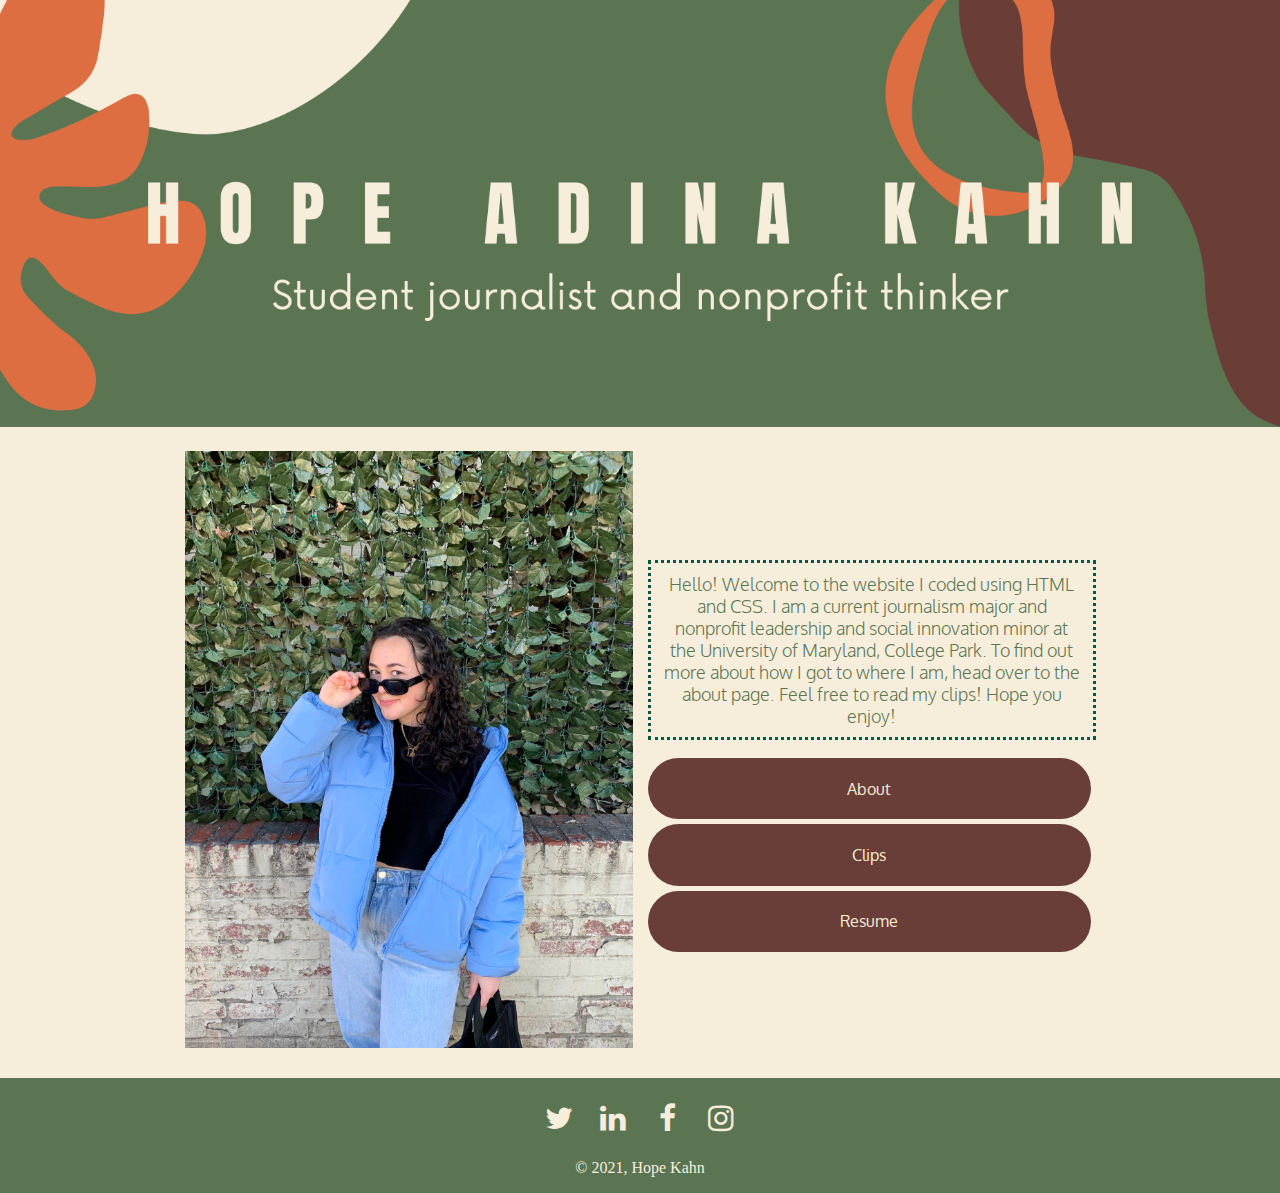
<file: index.html>
<!DOCTYPE html>
<html lang="en">
   <head>
      <meta charset="utf-8">
      <meta name="viewport" content="width=device-width, initial-scale=1">
      <link rel="preconnect" href="https://fonts.googleapis.com">
      <link rel="preconnect" href="https://fonts.gstatic.com" crossorigin>
      <link href="https://fonts.googleapis.com/css2?family=Anton&family=Oxygen:wght@300;400;700&display=swap" rel="stylesheet">
      <link rel="stylesheet" href="https://cdnjs.cloudflare.com/ajax/libs/font-awesome/4.7.0/css/font-awesome.min.css">
      <title> hopekahn.github.io </title>
      <meta name="Hope Kahn Portfolio" content="Journalism portfolio for Hope Kahn">
      <meta name="Hope Kahn" content="Index page Hope Kahn portfolio">
      <link href="styles.css" type= "text/css" rel="stylesheet"/>
   </head>
   <body>
      <div class="headerindex"> <img src= "header2.jpeg" alt="Hope Adina Kahn"> </div>

      <!-- <div class="indexflex"> -->
      <div class="indexphoto">
         <img src= "indexphoto.jpeg" alt= "hopekahn">
         <div class="buttonbox">
            <p> Hello! Welcome to the website I coded using HTML and CSS. I am a current journalism major and nonprofit leadership and social innovation minor at the University of Maryland, College Park. To find out more about how I got to where I am, head over to the about page. Feel free to read my clips! Hope you enjoy! </p>
            <a href="about.html" class="buttonhome">About</a>
            <a href="clips.html" class="buttonhome">Clips</a>
            <a href="resume.html" class="buttonhome">Resume</a>
         </div>
      </div>
      <div class="footer">
         <div class="socials">
            <a href="https://twitter.com/hope_kahn" class="fa fa-twitter" target="_blank"></a>
            <a href="https://www.linkedin.com/in/hopekahn/" class="fa fa-linkedin" target="_blank"></a>
            <a href="https://www.facebook.com/HopeaKahn/" class="fa fa-facebook" target="_blank"></a>
            <a href="https://www.instagram.com/hopefullyeating/?hl=en" class="fa fa-instagram" target="_blank"></a>
         </div>
         <p> © 2021, Hope Kahn </p>
      </div>
   </body>
</html>
</file>
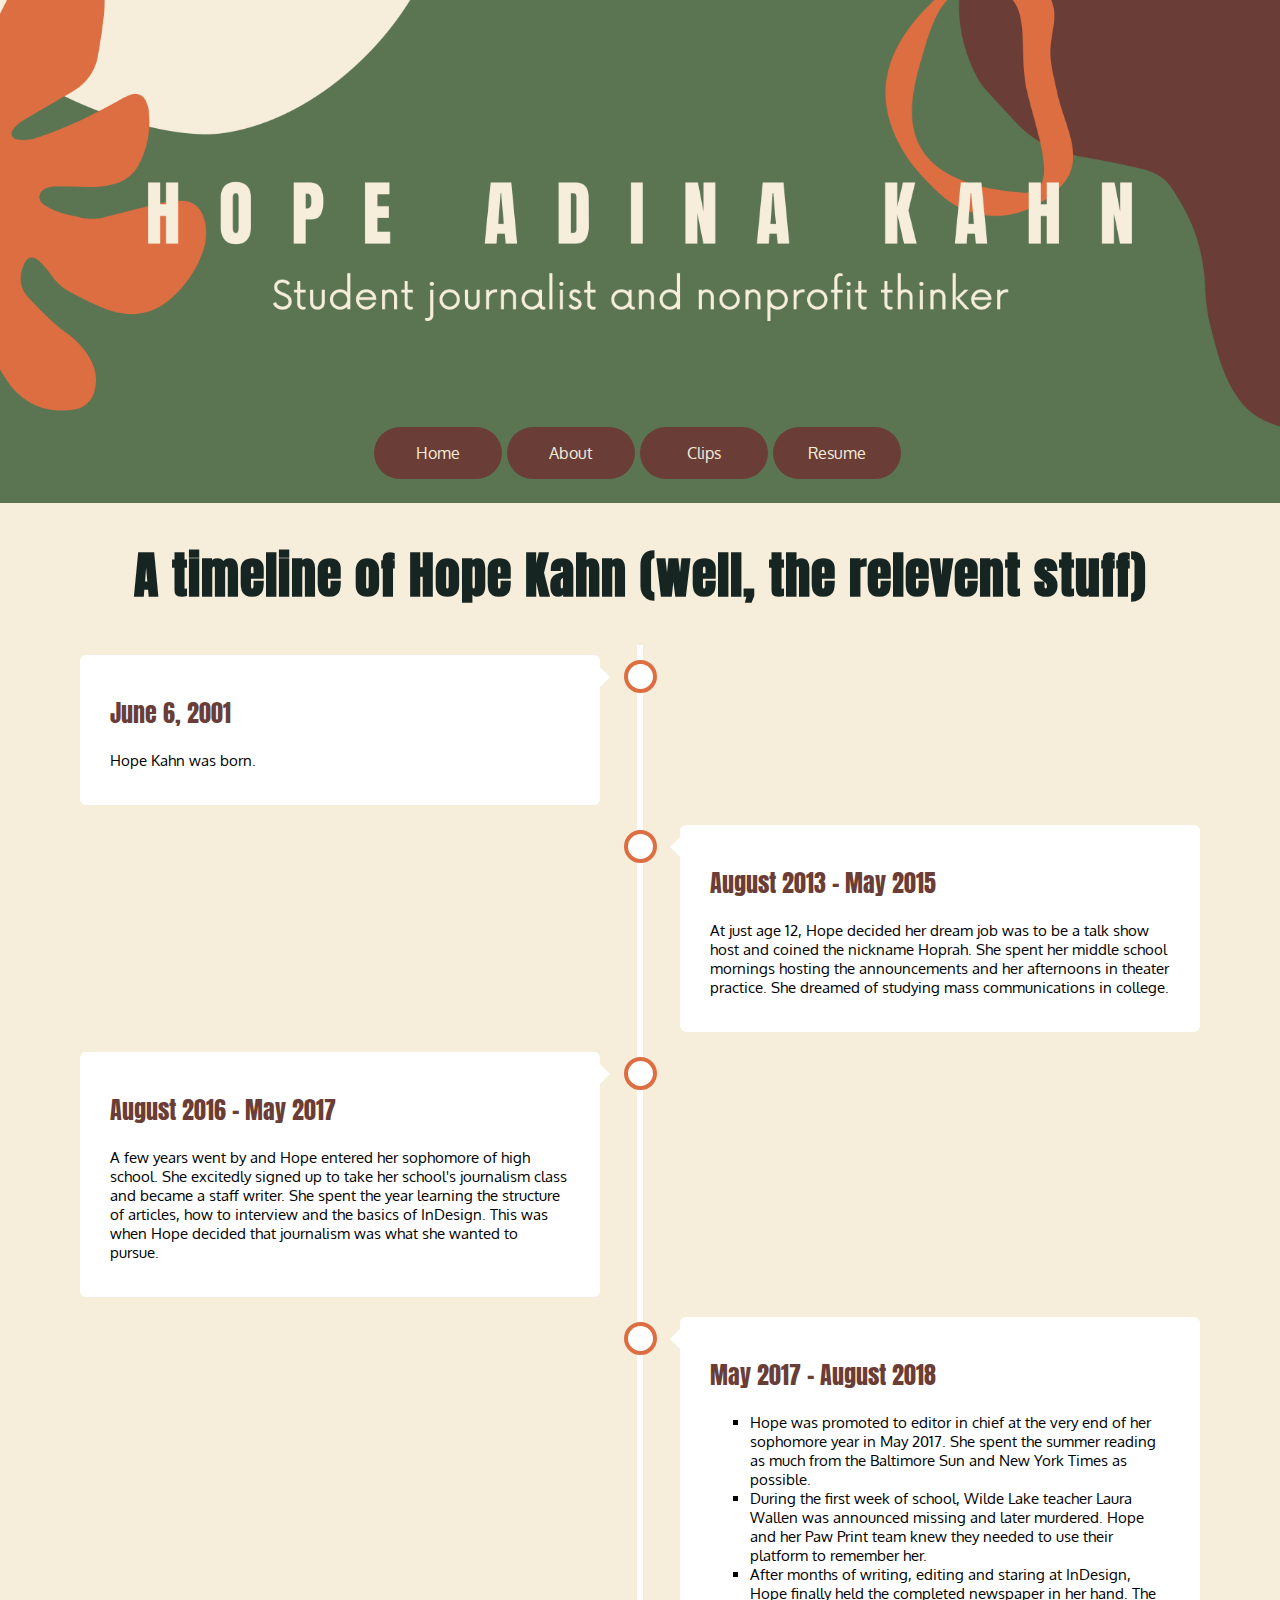
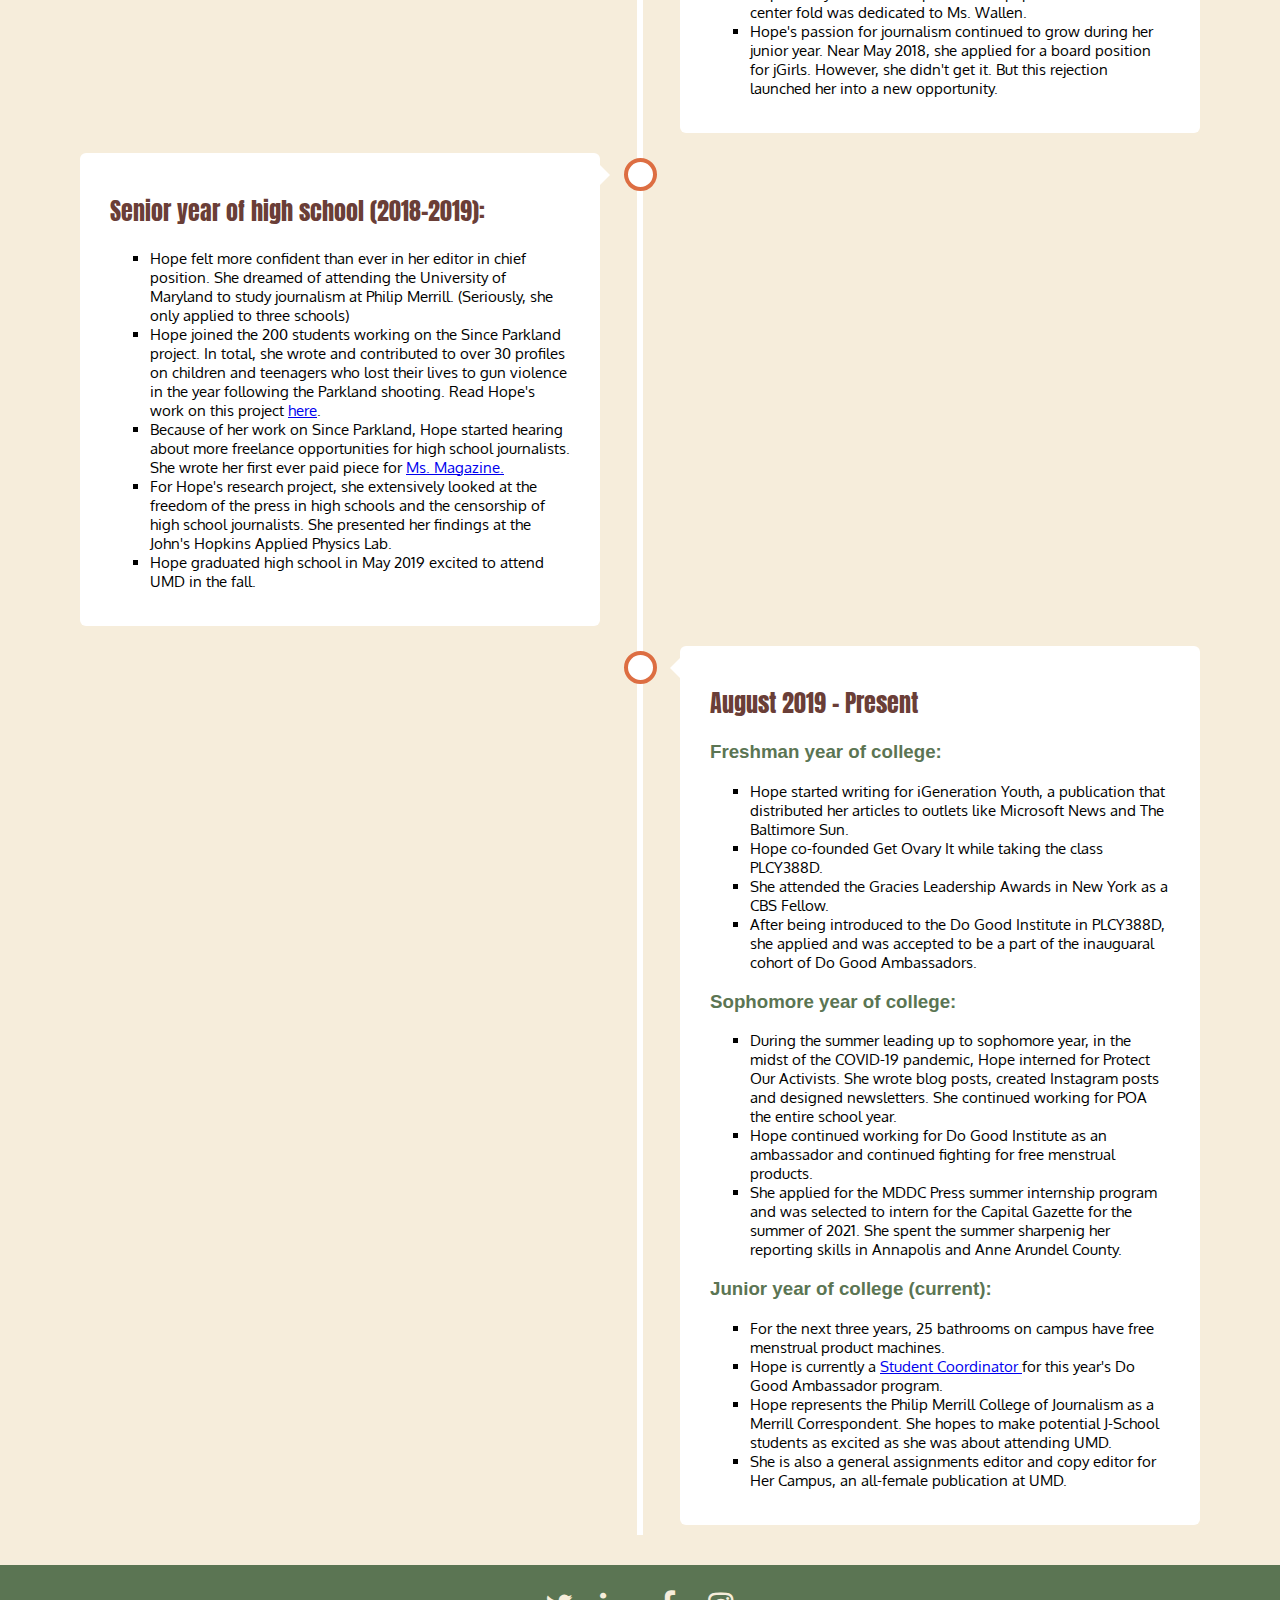
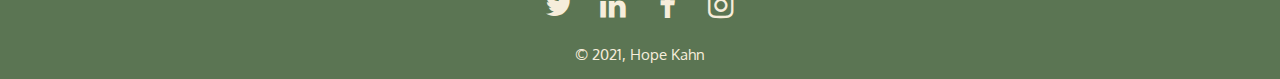
<file: about.html>
<!DOCTYPE html>
<html lang="en">
   <head>
      <meta charset="utf-8">
      <meta name="viewport" content="width=device-width, initial-scale=1">
      <link rel="preconnect" href="https://fonts.googleapis.com">
      <link rel="preconnect" href="https://fonts.gstatic.com" crossorigin>
      <link href="https://fonts.googleapis.com/css2?family=Anton&family=Oxygen:wght@300;400;700&display=swap" rel="stylesheet">
      <link rel="stylesheet" href="https://cdnjs.cloudflare.com/ajax/libs/font-awesome/4.7.0/css/font-awesome.min.css">
      <title>
         Hope Kahn about
      </title>
      <meta name="Hope Kahn Portfolio" content="Journalism portfolio for Hope Kahn">
      <meta name="Hope Kahn" content="About page Hope Kahn portfolio">
      <link href="styles.css" type= "text/css" rel="stylesheet" />
   </head>
   <body>
      <div class= "aboutcss">
         <div class="header"> <img src= "header2.jpeg" alt="Hope Adina Kahn"> </div>
         <!-- content goes here -->
         <div class="pagesbuttons">
            <a href="index.html" class="button">Home</a>
            <a href="#" class="button">About</a>
            <a href="clips.html" class="button">Clips</a>
            <a href="resume.html" class="button">Resume</a>
         </div>
         <h1> A timeline of Hope Kahn (well, the relevent stuff) </h1>
         <div class="timeline">
            <div class="container left">
               <div class="content">
                  <h2>June 6, 2001</h2>
                  <p>Hope Kahn was born.</p>
               </div>
            </div>
            <div class="container right">
               <div class="content">
                  <h2>August 2013 - May 2015</h2>
                  <p>At just age 12, Hope decided her dream job was to be a talk show host and coined the nickname Hoprah. She spent her middle school mornings hosting the announcements and her afternoons in theater practice. She dreamed of studying mass communications in college.</p>
               </div>
            </div>
            <div class="container left">
               <div class="content">
                  <h2>August 2016 - May 2017</h2>
                  <p>A few years went by and Hope entered her sophomore of high school. She excitedly signed up to take her school's journalism class and became a staff writer. She spent the year learning the structure of articles, how to interview and the basics of InDesign. This was when Hope decided that journalism was what she wanted to pursue.</p>
               </div>
            </div>
            <div class="container right">
               <div class="content">
                  <h2>May 2017 - August 2018</h2>
                  <ul>
                     <li> Hope was promoted to editor in chief at the very end of her sophomore year in May 2017. She spent the summer reading as much from the Baltimore Sun and New York Times as possible. </li>
                     <li> During the first week of school, Wilde Lake teacher Laura Wallen was announced missing and later murdered. Hope and her Paw Print team knew they needed to use their platform to remember her.  </li>
                     <li> After months of writing, editing and staring at InDesign, Hope finally held the completed newspaper in her hand. The center fold was dedicated to Ms. Wallen. </li>
                     <li> Hope's passion for journalism continued to grow during her junior year. Near May 2018, she applied for a board position for jGirls. However, she didn't get it. But this rejection launched her into a new opportunity. </li>
                  </ul>
               </div>
            </div>
            <div class="container left">
               <div class="content">
                  <h2>Senior year of high school (2018-2019):</h2>
                  <ul>
                     <li> Hope felt more confident than ever in her editor in chief position. She dreamed of attending the University of Maryland to study journalism at Philip Merrill. (Seriously, she only applied to three schools) </li>
                     <li> Hope joined the 200 students working on the Since Parkland project. In total, she wrote and contributed to over 30 profiles on children and teenagers who lost their lives to gun violence in the year following the Parkland shooting. Read Hope's work on this project <a href="https://sinceparkland.org/authors/hope-kahn/" target="_blank"> here</a>.  </li>
                     <li> Because of her work on Since Parkland, Hope started hearing about more freelance opportunities for high school journalists. She wrote her first ever paid piece for <a href="https://msmagazine.com/2019/02/28/seetals-seva-feminism-service/" target="_blank"> Ms. Magazine. </a> </li>
                     <li> For Hope's research project, she extensively looked at the freedom of the press in high schools and the censorship of high school journalists. She presented her findings at the John's Hopkins Applied Physics Lab. </li>
                     <li> Hope graduated high school in May 2019 excited to attend UMD in the fall.
                     </li>
                  </ul>
               </div>
            </div>
            <div class="container right">
               <div class="content">
                  <h2>August 2019 - Present</h2>
                  <h3>Freshman year of college:</h3>
                  <ul>
                     <li> Hope started writing for iGeneration Youth, a publication that distributed her articles to outlets like Microsoft News and The Baltimore Sun. </li>
                     <li> Hope co-founded Get Ovary It while taking the class PLCY388D. </li>
                     <li> She attended the Gracies Leadership Awards in New York as a CBS Fellow. </li>
                     <li> After being introduced to the Do Good Institute in PLCY388D, she applied and was accepted to be a part of the inauguaral cohort of Do Good Ambassadors. </li>
                  </ul>
                  <h3> Sophomore year of college: </h3>
                  <ul>
                     <li> During the summer leading up to sophomore year, in the midst of the COVID-19 pandemic, Hope interned for Protect Our Activists. She wrote blog posts, created Instagram posts and designed newsletters. She continued working for POA the entire school year. </li>
                     <li> Hope continued working for Do Good Institute as an ambassador and continued fighting for free menstrual products. </li>
                     <li> She applied for the MDDC Press summer internship program and was selected to intern for the Capital Gazette for the summer of 2021. She spent the summer sharpenig her reporting skills in Annapolis and Anne Arundel County. </li>
                  </ul>
                  <h3>Junior year of college (current): </h3>
                  <ul>
                     <li> For the next three years, 25 bathrooms on campus have free menstrual product machines. </li>
                     <li> Hope is currently a <a href= "https://dogood.umd.edu/people/meet-our-student-staff" target="_blank"> Student Coordinator </a> for this year's Do Good Ambassador program. </li>
                     <li> Hope represents the Philip Merrill College of Journalism as a Merrill Correspondent. She hopes to make potential J-School students as excited as she was about attending UMD. </li>
                     <li> She is also a general assignments editor and copy editor for Her Campus, an all-female publication at UMD.  </li>
                  </ul>
               </div>
            </div>
         </div>
         <div class="footer">
            <div class="socials">
               <a href="https://twitter.com/hope_kahn" class="fa fa-twitter" target="_blank"></a>
               <a href="https://www.linkedin.com/in/hopekahn/" class="fa fa-linkedin" target="_blank"></a>
               <a href="https://www.facebook.com/HopeaKahn/" class="fa fa-facebook" target="_blank"></a>
               <a href="https://www.instagram.com/hopefullyeating/?hl=en" class="fa fa-instagram" target="_blank"></a>
            </div>
            <p> © 2021, Hope Kahn </p>
         </div>
      </div>
   </body>
</html>
</file>
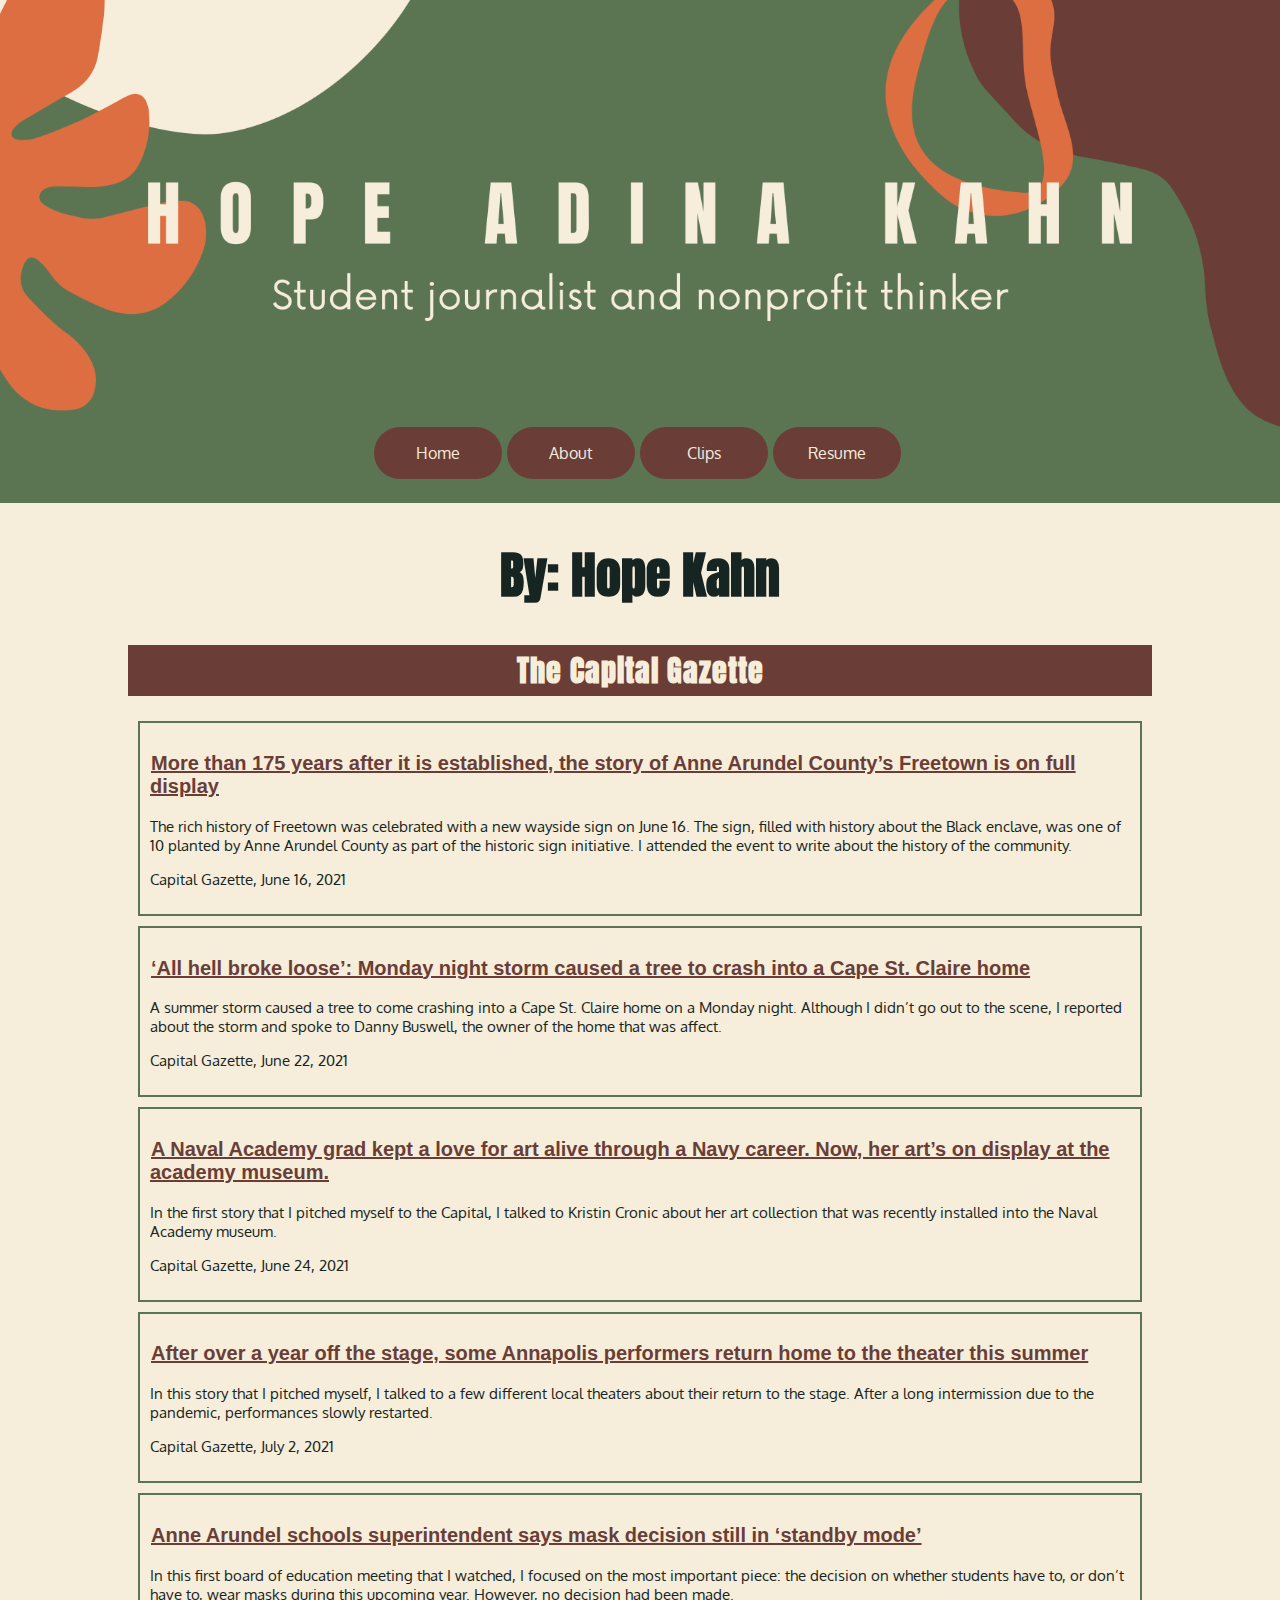
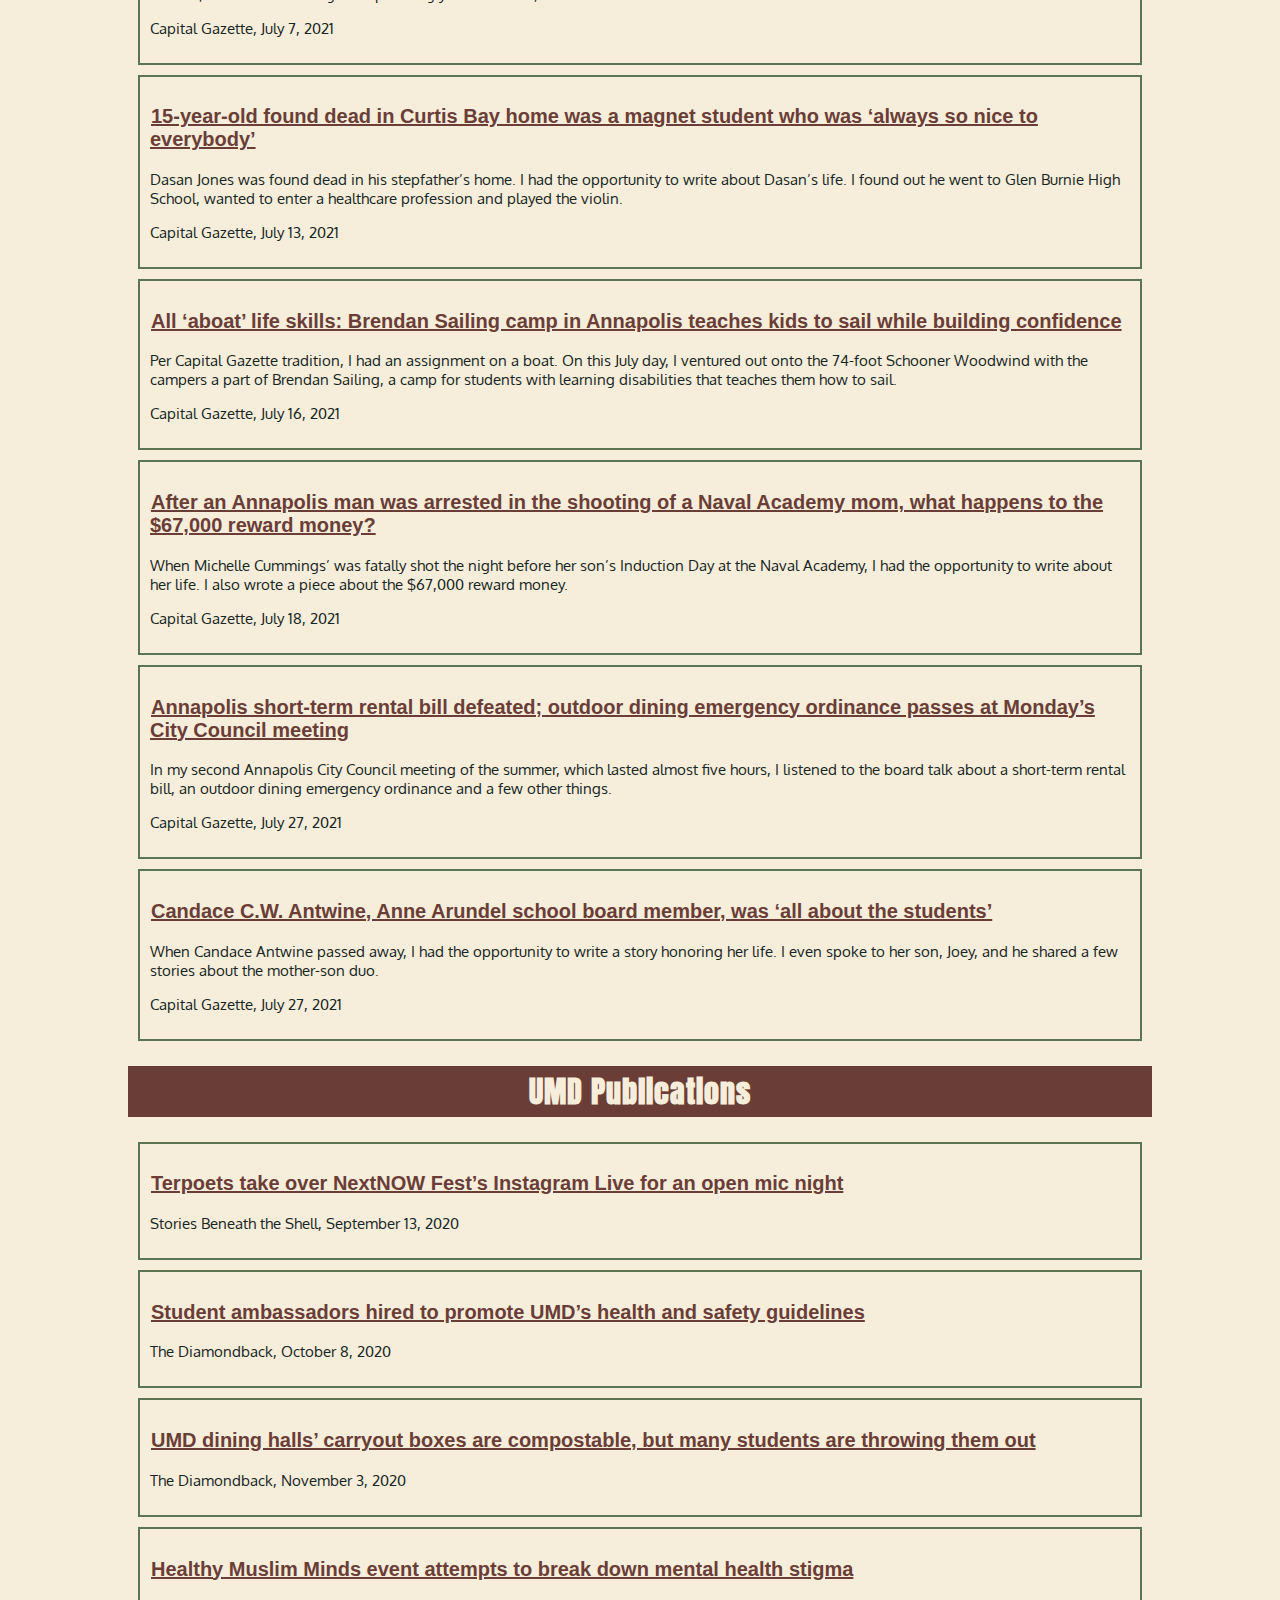
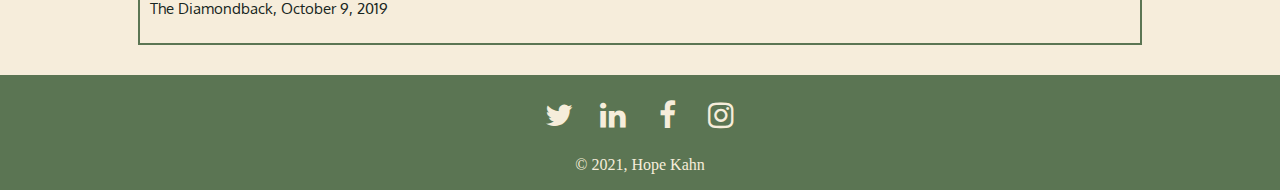
<file: clips.html>
<!DOCTYPE html>
<html lang="en">
   <head>
      <meta charset="utf-8">
      <meta name="viewport" content="width=device-width, initial-scale=1">
      <link rel="preconnect" href="https://fonts.googleapis.com">
      <link rel="preconnect" href="https://fonts.gstatic.com" crossorigin>
      <link href="https://fonts.googleapis.com/css2?family=Anton&family=Oxygen:wght@300;400;700&display=swap" rel="stylesheet">
      <link rel="stylesheet" href="https://cdnjs.cloudflare.com/ajax/libs/font-awesome/4.7.0/css/font-awesome.min.css">
      <title>
         Hope Kahn Clips
      </title>
      <meta name="Hope Kahn Portfolio" content="Journalism portfolio for Hope Kahn">
      <meta name="Hope Kahn" content="Clips page Hope Kahn portfolio">
      <link href="styles.css" type= "text/css" rel="stylesheet" />
   </head>
   <body>
      <div class="header"> <img src= "header2.jpeg" alt="Hope Adina Kahn"> </div>
      <div class="pagesbuttons">
         <a href="index.html" class="button">Home</a>
         <a href="about.html" class="button">About</a>
         <a href="#" class="button">Clips</a>
         <a href="resume.html" class="button">Resume</a>
      </div>
      <!-- content goes here -->
      <div class="clipscss">
         <h1> By: Hope Kahn </h1>
         <h2> The Capital Gazette </h2>
         <div class="story">
            <h3><a href="https://www.capitalgazette.com/lifestyles/ac-cn-freetown-pumphrey-history-signs-20210616-lgvx4363yfdhtokqbzszr3qr4a-story.html#nt=outfit " target="_blank"> More than 175 years after it is established, the story of Anne Arundel County’s Freetown is on full display </a> </h3>
            <p> The rich history of Freetown was celebrated with a new wayside sign on June 16. The sign, filled with history about the Black enclave, was one of 10 planted by Anne Arundel County as part of the historic sign initiative. I attended the event to write about the history of the community. </p>
            <p class= "date"> Capital Gazette, June 16, 2021 </p>
         </div>
         <div class="story">
            <h3><a href= " https://www.capitalgazette.com/weather/ac-cn-storm-cape-claire-20210622-lyii4vim5raoting7gby32fpea-story.html#nt=outfit " target="_blank"> ‘All hell broke loose’: Monday night storm caused a tree to crash into a Cape St. Claire home </a></h3>
            <p> A summer storm caused a tree to come crashing into a Cape St. Claire home on a Monday night. Although I didn’t go out to the scene, I reported about the storm and spoke to Danny Buswell, the owner of the home that was affect.</p>
            <p> Capital Gazette, June 22, 2021 </p>
         </div>
         <div class="story">
            <h3><a href= "https://www.capitalgazette.com/education/naval-academy/ac-cn-midshipmans-journey-naval-academy-museum-20210624-p54uqptbgvc7hbxartfwtafh7q-story.html#nt=outfit" target="_blank">A Naval Academy grad kept a love for art alive through a Navy career. Now, her art’s on display at the academy museum. </a> </h3>
            <p> In the first story that I pitched myself to the Capital, I talked to Kristin Cronic about her art collection that was recently installed into the Naval Academy museum.</p>
            <p> Capital Gazette, June 24, 2021 </p>
         </div>
         <div class="story">
            <h3><a href= " https://www.capitalgazette.com/entertainment/ac-cn-annapolis-theater-performances-2021-20210702-sceil3u4g5ettlek3b5lcy5fzu-story.html#nt=outfit" target="_blank">After over a year off the stage, some Annapolis performers return home to the theater this summer</a></h3>
            <p>In this story that I pitched myself, I talked to a few different local theaters about their return to the stage. After a long intermission due to the pandemic, performances slowly restarted.</p>
            <p> Capital Gazette, July 2, 2021 </p>
         </div>
         <!--
            <h3>Trucks, floats and even a goat: Annapolis parade returns to celebrate July Fourth </h3>
            <a href= "https://www.capitalgazette.com/maryland/annapolis/ac-cn-july-fourth-annapolis-20210703-63iocqbjubc43grzn42httlip4-story.html#nt=outfit"> Capital Gazette, July 3, 2021</a> -->
         <div class="story">
            <h3> <a href= " https://www.capitalgazette.com/education/ac-cn-aacps-boe-coronavirus-masks-anne-arundel-schools-20210707-d7stiq2iibc55bqphpz6kw34jm-story.html#nt=outfit" target="_blank"> Anne Arundel schools superintendent says mask decision still in ‘standby mode’</a></h3>
            <p>In this first board of education meeting that I watched, I focused on the most important piece: the decision on whether students have to, or don’t have to, wear masks during this upcoming year. However, no decision had been made. </p>
            <p>Capital Gazette, July 7, 2021 </p>
         </div>
         <div class="story">
            <h3><a href= "https://www.capitalgazette.com/news/ac-cn-dasan-jones-curtis-bay-20210708-itovh634nvfhnb66gsynkitdwi-story.html#nt=outfit
               " target="_blank">15-year-old found dead in Curtis Bay home was a magnet student who was ‘always so nice to everybody’</a></h3>
            <p>Dasan Jones was found dead in his stepfather’s home. I had the opportunity to write about Dasan’s life. I found out he went to Glen Burnie High School, wanted to enter a healthcare profession and played the violin.</p>
            <p>Capital Gazette, July 13, 2021</p>
         </div>
         <div class="story">
            <h3><a href=" https://www.capitalgazette.com/maryland/annapolis/ac-cn-brendan-sailing-annapolis-20210716-wyz4eostbfdmrealod3xouwghq-story.html#nt=outfit" target= "_blank"> All ‘aboat’ life skills: Brendan Sailing camp in Annapolis teaches kids to sail while building confidence</a></h3>
            <p>Per Capital Gazette tradition, I had an assignment on a boat. On this July day, I ventured out onto the 74-foot Schooner Woodwind with the campers a part of Brendan Sailing, a camp for students with learning disabilities that teaches them how to sail.</p>
            <p> Capital Gazette, July 16, 2021 </p>
         </div>
         <div class="story">
            <h3><a href=" https://www.capitalgazette.com/news/ac-cn-michelle-cummings-metro-crime-stoppers-20210718-mbdvnhrubfhpvlhsrusb7a7xse-story.html#nt=outfit
               " target="_blank"> After an Annapolis man was arrested in the shooting of a Naval Academy mom, what happens to the $67,000 reward money?</a></h3>
            <p>When Michelle Cummings’ was fatally shot the night before her son’s Induction Day at the Naval Academy, I had the opportunity to write about her life. I also wrote a piece about the $67,000 reward money.</p>
            <p>Capital Gazette, July 18, 2021 </p>
         </div>
         <div class="story">
            <h3> <a href=" https://www.capitalgazette.com/maryland/annapolis/ac-cn-city-council-meeting-annapolis-20210727-ims2mmrdlzfddm5xl5kk5gfgpm-story.html#nt=outfit" target="_blank"> Annapolis short-term rental bill defeated; outdoor dining emergency ordinance passes at Monday’s City Council meeting</a></h3>
            <p>In my second Annapolis City Council meeting of the summer, which lasted almost five hours, I listened to the board talk about a short-term rental bill, an outdoor dining emergency ordinance and a few other things.</p>
            <p>Capital Gazette, July 27, 2021 </p>
         </div>
         <div class="story">
            <h3> <a href=" https://www.capitalgazette.com/obituaries/ac-cn-candace-antwine-anne-arundel-board-died-20210727-5sglltcwavfsbltepbqfft6k6e-story.html#nt=outfit
               " target="_blank">Candace C.W. Antwine, Anne Arundel school board member, was ‘all about the students’</a></h3>
            <p>When Candace Antwine passed away, I had the opportunity to write a story honoring her life. I even spoke to her son, Joey, and he shared a few stories about the mother-son duo.</p>
            <p> Capital Gazette, July 27, 2021 </p>
         </div>
         <h2> UMD Publications </h2>
         <div class="story">
            <h3><a href="https://umdsbs.wordpress.com/2020/09/13/terpoets-take-over-nextnow-fests-instagram-live-for-an-open-mic-night/" target="_blank"> Terpoets take over NextNOW Fest’s Instagram Live for an open mic night </a></h3>
            <p> Stories Beneath the Shell, September 13, 2020 </p>
         </div>
         <div class="story">
            <h3><a href="https://dbknews.com/2020/10/08/umd-health-safety-guidelines-coronavirus-enforcement/" target="_blank"> Student ambassadors hired to promote UMD’s health and safety guidelines </a> </h3>
            <p> The Diamondback, October 8, 2020 </p>
         </div>
         <div class="story">
            <h3> <a href="https://dbknews.com/2020/11/03/dining-hall-umd-takeout-boxes-compost-sustainability/" target="_blank">UMD dining halls’ carryout boxes are compostable, but many students are throwing them out </a> </h3>
            <p> The Diamondback, November 3, 2020 </p>
         </div>
         <div class="story">
            <h3><a href="https://dbknews.com/2019/10/09/umd-college-park-healthy-muslim-minds-event/" target="_blank"> Healthy Muslim Minds event attempts to break down mental health stigma </a>
            </h3>
            <p> The Diamondback, October 9, 2019 </p>
         </div>
      </div>
      <div class="footer">
         <div class="socials">
            <a href="https://twitter.com/hope_kahn" class="fa fa-twitter" target="_blank"></a>
            <a href="https://www.linkedin.com/in/hopekahn/" class="fa fa-linkedin" target="_blank"></a>
            <a href="https://www.facebook.com/HopeaKahn/" class="fa fa-facebook" target="_blank"></a>
            <a href="https://www.instagram.com/hopefullyeating/?hl=en" class="fa fa-instagram" target="_blank"></a>
         </div>
         <p> © 2021, Hope Kahn </p>
      </div>
   </body>
</html>
</file>
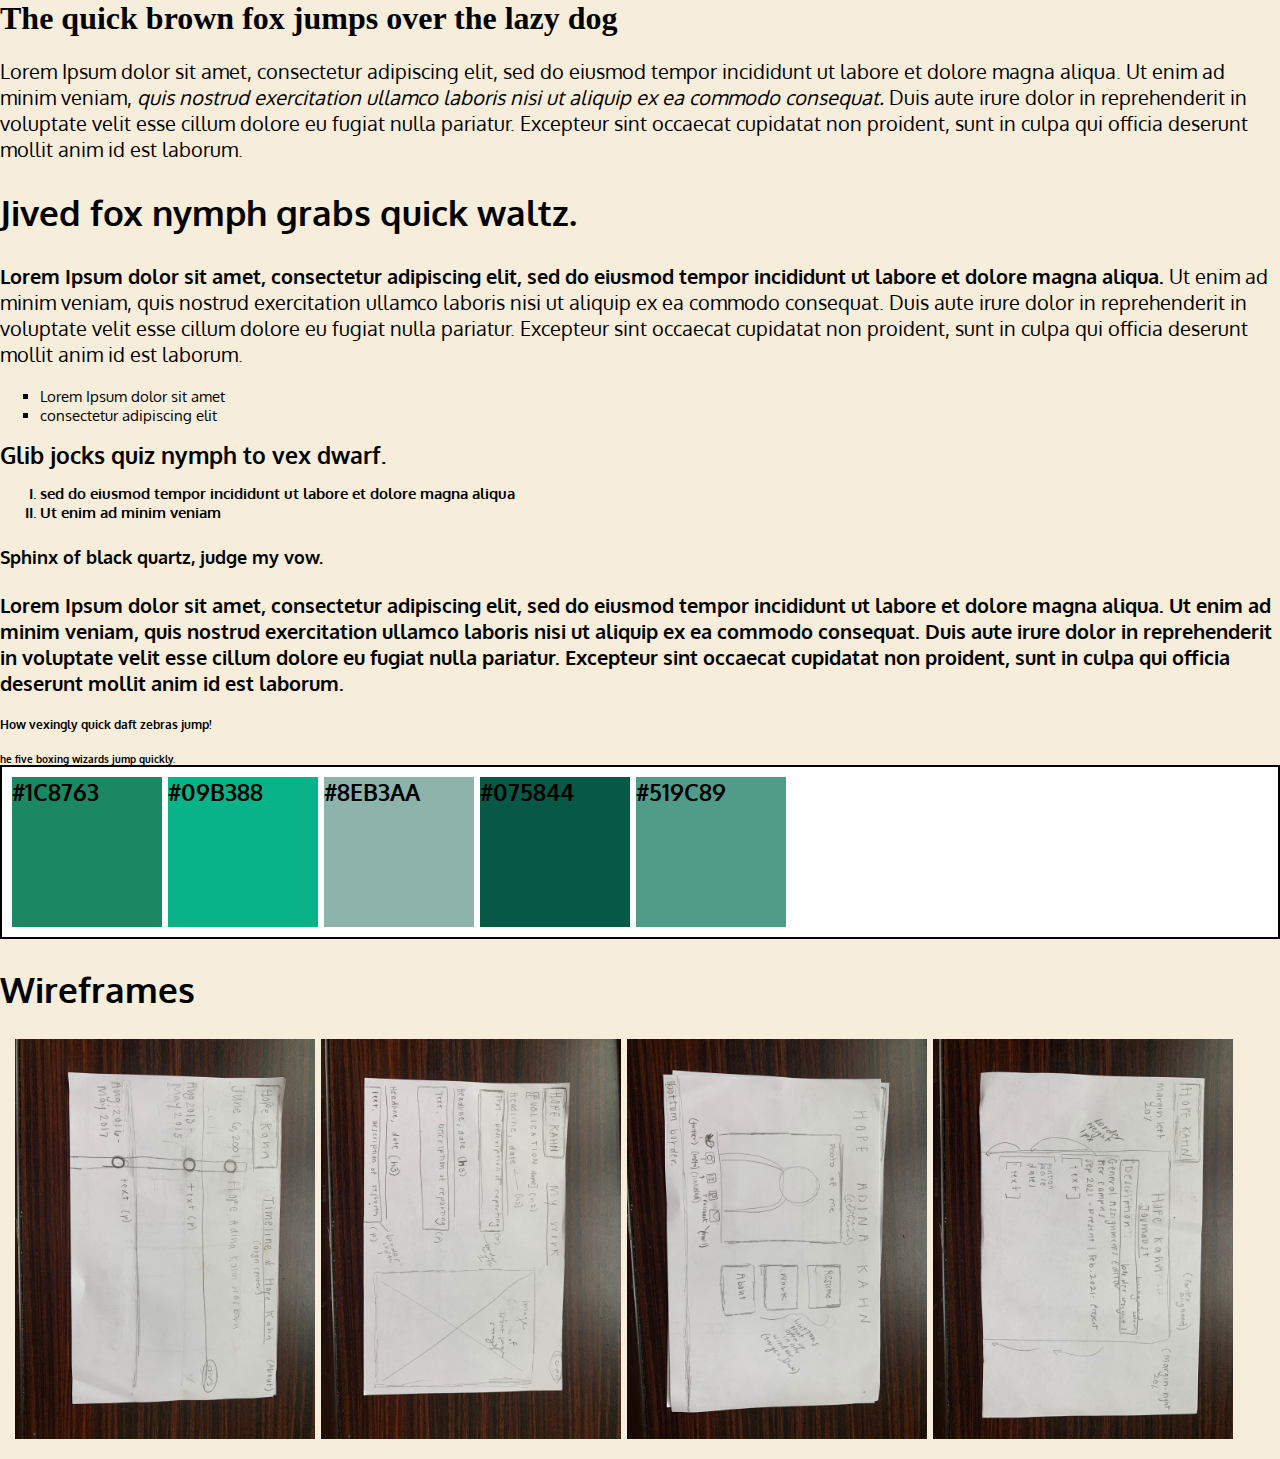
<file: design.html>
<DOCTYPE! html>
<head>
    <link rel="preconnect" href="https://fonts.googleapis.com">
<link rel="preconnect" href="https://fonts.gstatic.com" crossorigin>
<link href="https://fonts.googleapis.com/css2?family=Alfa+Slab+One&family=Oxygen:wght@400;700&display=swap" rel="stylesheet">
<title>
    Design lookbook
 </title>
 <link href="styles.css" type= "text/css" rel="stylesheet" />
</head>
<body>

<h1> The quick brown fox jumps over the lazy dog </h1>  
<div class= "firstp">

    <p>Lorem Ipsum dolor sit amet, consectetur adipiscing elit, sed do eiusmod tempor incididunt ut labore et dolore magna aliqua. Ut enim ad minim veniam, <em>quis nostrud exercitation ullamco laboris nisi ut aliquip ex ea commodo consequat.</em> Duis aute irure dolor in reprehenderit in voluptate velit esse cillum dolore eu fugiat nulla pariatur. Excepteur sint occaecat cupidatat non proident, sunt in culpa qui officia deserunt mollit anim id est laborum.</p> </div>

    <div class= "subhead"> <h2>Jived fox nymph grabs quick waltz.</h2> </div>

    <div class= "secondp"> <p><strong>Lorem Ipsum dolor sit amet, consectetur adipiscing elit, sed do eiusmod tempor incididunt ut labore et dolore magna aliqua.</strong> Ut enim ad minim veniam, quis nostrud exercitation ullamco laboris nisi ut aliquip ex ea commodo consequat. Duis aute irure dolor in reprehenderit in voluptate velit esse cillum dolore eu fugiat nulla pariatur. Excepteur sint occaecat cupidatat non proident, sunt in culpa qui officia deserunt mollit anim id est laborum.</p> </div>


    <ul>
        <li>Lorem Ipsum dolor sit amet</li>
        <li>consectetur adipiscing elit</li>
    </ul>

<div class= "subhead2"
    <h3>Glib jocks quiz nymph to vex dwarf.</h3>

    <ol>
        <li>sed do eiusmod tempor incididunt ut labore et dolore magna aliqua</li>
        <li>Ut enim ad minim veniam</li>
    </ol>

<div class= "subhead3">
    <h4>Sphinx of black quartz, judge my vow.</h4> </div>

<div class="thirdp">
    <p>Lorem Ipsum dolor sit amet, consectetur adipiscing elit, sed do eiusmod tempor incididunt ut labore et dolore magna aliqua. Ut enim ad minim veniam, quis nostrud exercitation ullamco laboris nisi ut aliquip ex ea commodo consequat. Duis aute irure dolor in reprehenderit in voluptate velit esse cillum dolore eu fugiat nulla pariatur. Excepteur sint occaecat cupidatat non proident, sunt in culpa qui officia deserunt mollit anim id est laborum.</p> </div>

<div class="subhead4">
    <h5>How vexingly quick daft zebras jump!</h5> </div>
<div class= "subhead5"
    <h6>he five boxing wizards jump quickly.</h6> </div>

<div class="color-palette">
    <div class="color-1"> #1C8763 </div>
    <div class= "color-2"> #09B388 </div>
    <div class= "color-3"> #8EB3AA </div>
    <div class= "color-4"> #075844 </div>
    <div class= "color-5"> #519C89 </div>
</div>

<div class= "wireframes"> <h2>Wireframes </h2> </div>
<div class="wireframeimg">

<img src= "about.jpeg" alt="aboutpage" width="300px"/>
<img src= "clips.jpeg" alt="clips" width="300px"/>
<img src= "main.jpeg" alt="main" width="300px"/>
<img src= "resume.jpeg" alt="resume" width="300px"/>
</div>

<!-- insert wireframe images -->
    </div>

</body>
</file>
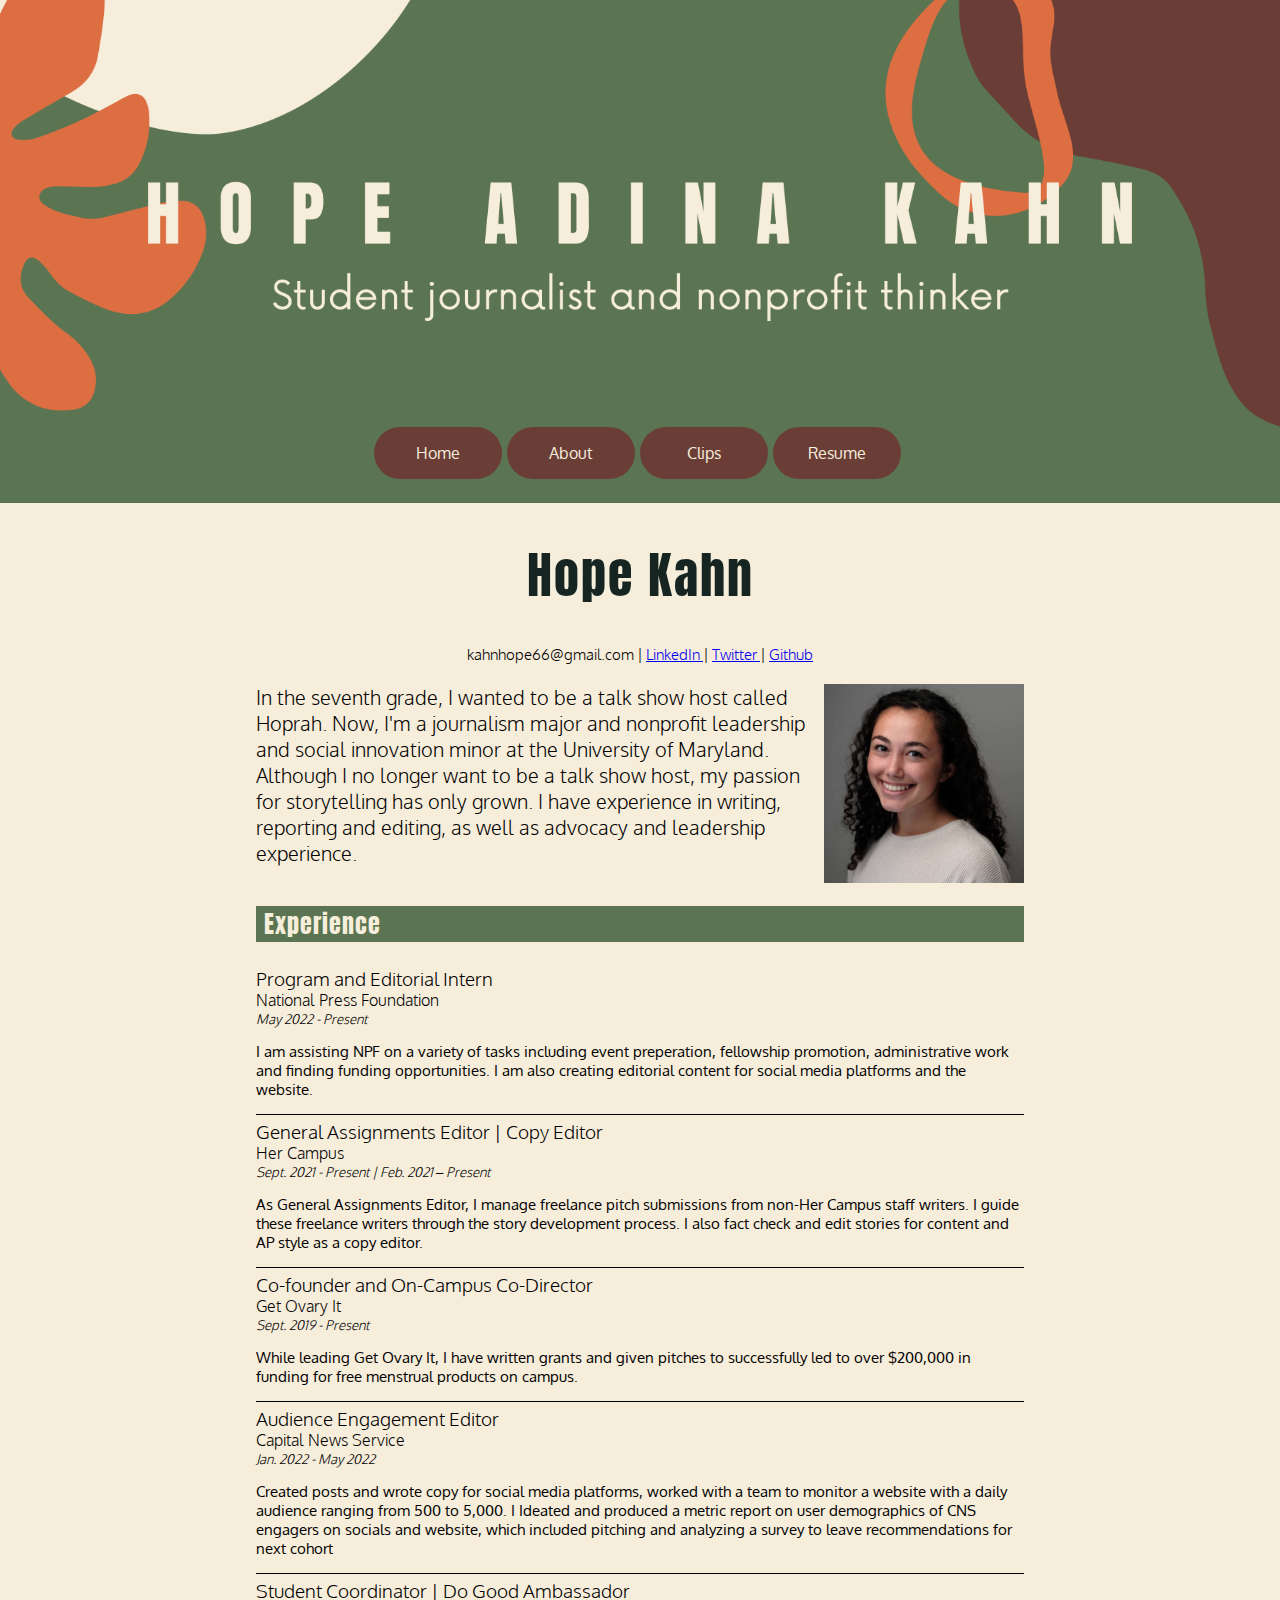
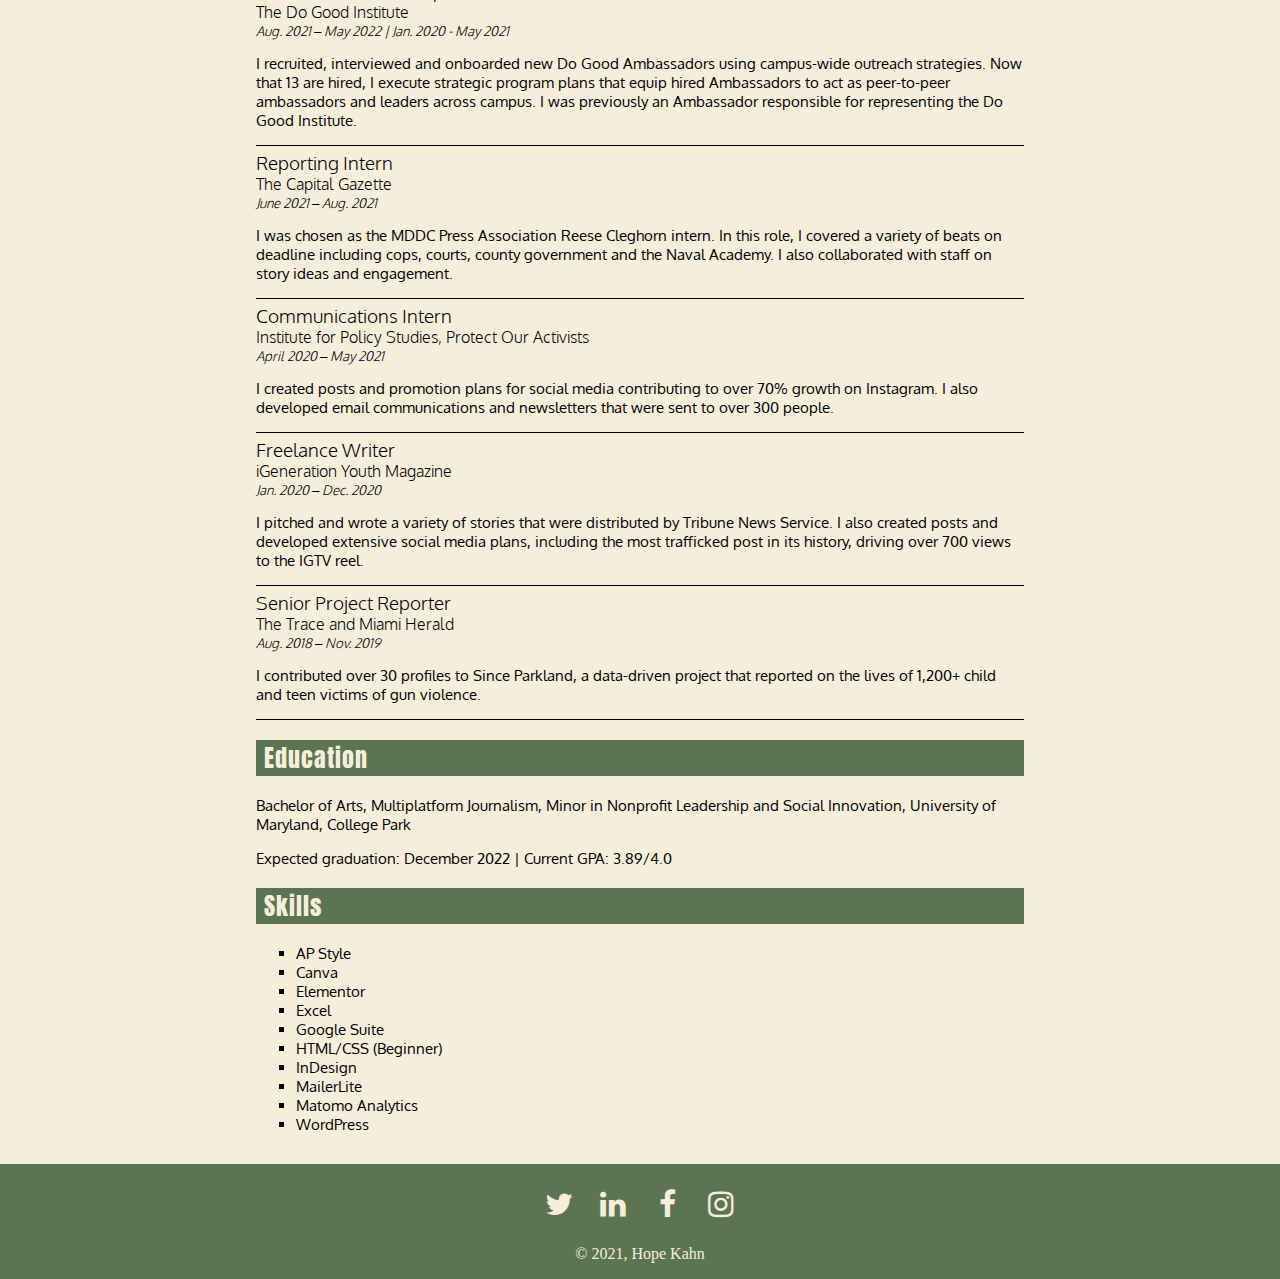
<file: resume.html>
<!DOCTYPE html>
<html lang="en">
   <head>
      <meta charset="utf-8">
      <meta name="viewport" content="width=device-width, initial-scale=1">
      <link rel="preconnect" href="https://fonts.googleapis.com">
      <link rel="preconnect" href="https://fonts.gstatic.com" crossorigin>
      <link href="https://fonts.googleapis.com/css2?family=Anton&family=Oxygen:wght@300;400;700&display=swap" rel="stylesheet">
      <link rel="stylesheet" href="https://cdnjs.cloudflare.com/ajax/libs/font-awesome/4.7.0/css/font-awesome.min.css">
      <title>
         Hope Kahn Resume
      </title>
      <meta name="Hope Kahn Portfolio" content="Journalism portfolio for Hope Kahn">
      <meta name="Hope Kahn" content="Resume page Hope Kahn portfolio">
      <link href="styles.css" type= "text/css" rel="stylesheet" />
   </head>
   <body>
      <div class="header">  <img src= "header2.jpeg" alt="Hope Adina Kahn"> </div>
      <!-- I built this myself! -->
      <!-- content goes here -->
      <div class="pagesbuttons">
         <a href="index.html" class="button">Home</a>
         <a href="about.html" class="button">About</a>
         <a href="clips.html" class="button">Clips</a>
         <a href="#" class="button">Resume</a>
      </div>
      <div class="resumecss">
         <h1> Hope Kahn </h1>
         <div class="contact">
            <p> kahnhope66@gmail.com |
               <a href="https://www.linkedin.com/in/hopekahn/" target="_blank"> LinkedIn </a> | <a href="https://twitter.com/hope_kahn" target="_blank"> Twitter </a> | <a href="https://github.com/hopekahn" target="_blank"> Github </a>
            </p>
         </div>
         <div class="bio clearfix">
            <img class="headshot" src= "headshot.jpeg" alt="Hope Kahn">
            <p> In the seventh grade, I wanted to be a talk show host called Hoprah. Now, I'm a journalism major and nonprofit leadership and social innovation minor at the University of Maryland. Although I no longer want to be a talk show host, my passion for storytelling has only grown. I have experience in writing, reporting and editing, as well as advocacy and leadership experience.  </p>
         </div>
         <h2> Experience </h2>
         <div class="job">
            <h3> Program and Editorial Intern </h3>
            <h4> National Press Foundation </h4>
            <h5> May 2022 - Present </h5>
            <p> I am assisting NPF on a variety of tasks including event preperation, fellowship promotion, administrative work and finding funding opportunities. I am also creating editorial content for social media platforms and the website.
            </p>
         </div>
         <div class="job">
            <h3> General Assignments Editor | Copy Editor </h3>
            <h4> Her Campus </h4>
            <h5> Sept. 2021 - Present | Feb. 2021 – Present </h5>
            <p> As General Assignments Editor, I manage freelance pitch submissions from non-Her Campus staff writers. I guide these freelance writers through the story development process. I also fact check and edit stories for content and AP style as a copy editor. </p>
         </div>
         <div class= "job">
            <h3> Co-founder and On-Campus Co-Director</h3>
            <h4>Get Ovary It</h4>
            <h5> Sept. 2019 - Present</h5>
            <p> While leading Get Ovary It, I have written grants and given pitches to successfully led to over $200,000 in funding for free menstrual products on campus. </p>
         </div>
         <div class="job">
            <h3> Audience Engagement Editor </h3>
            <h4> Capital News Service </h4>
            <h5> Jan. 2022 - May 2022 </h5>
            <p> Created posts and wrote copy for social media platforms, worked with a team to monitor a website with a daily audience ranging from 500 to 5,000. I Ideated and produced a metric report on user demographics of CNS engagers on socials and website, which included pitching and analyzing a survey to leave recommendations for next cohort
            </p>
         </div>
         <div class="job">
            <h3> Student Coordinator | Do Good Ambassador </h3>
            <h4>The Do Good Institute</h4>
            <h5> Aug. 2021 – May 2022 | Jan. 2020 - May 2021 </h5>
            <p> I recruited, interviewed and onboarded new Do Good Ambassadors using campus-wide outreach strategies. Now that 13 are hired, I execute strategic program plans that equip hired Ambassadors to act as peer-to-peer ambassadors and leaders across campus. I was previously an Ambassador responsible for representing the Do Good Institute. </p>
         </div>
         <div class="job">
            <h3> Reporting Intern </h3>
            <h4> The Capital Gazette </h4>
            <h5> June 2021 – Aug. 2021 </h5>
            <p> I was chosen as the MDDC Press Association Reese Cleghorn intern.
               In this role, I covered a variety of beats on deadline including cops, courts, county government and the Naval Academy. I also collaborated with staff on story ideas and engagement.
            </p>
         </div>
         <div class="job">
            <h3> Communications Intern </h3>
            <h4> Institute for Policy Studies, Protect Our Activists </h4>
            <h5> April 2020 – May 2021</h5>
            <p> I created posts and promotion plans for social media contributing to over 70% growth on Instagram. I also developed email communications and newsletters that were sent to over 300 people. </p>
         </div>
         <div class="job">
            <h3> Freelance Writer </h3>
            <h4> iGeneration Youth Magazine </h4>
            <h5> Jan. 2020 – Dec. 2020</h5>
            <p> I pitched and wrote a variety of stories that were distributed by Tribune News Service. I also created posts and developed extensive social media plans, including the most trafficked post in its history, driving over 700 views to the IGTV reel. </p>
         </div>
         <div class="job">
            <h3> Senior Project Reporter </h3>
            <h4> The Trace and Miami Herald </h4>
            <h5> Aug. 2018 – Nov. 2019</h5>
            <p> I contributed over 30 profiles to Since Parkland, a data-driven project that reported on the lives of 1,200+ child and teen victims of gun violence. </p>
         </div>
         <h2> Education </h2>
         <p> Bachelor of Arts, Multiplatform Journalism, Minor in Nonprofit Leadership and Social Innovation, University of Maryland, College Park </p>
         <p> Expected graduation: December 2022 | Current GPA: 3.89/4.0 </p>
         <h2> Skills </h2>
         <ul>
            <li> AP Style</li>
            <li> Canva</li>
            <li> Elementor</li>
            <li> Excel</li>
            <li> Google Suite </li>
            <li> HTML/CSS (Beginner)</li>
            <li> InDesign </li>
            <li> MailerLite </li>
            <li> Matomo Analytics </li>
            <li> WordPress </li>
         </ul>
      </div>
      <div class="footer">
         <div class="socials">
            <a href="https://twitter.com/hope_kahn" class="fa fa-twitter" target="_blank"></a>
            <a href="https://www.linkedin.com/in/hopekahn/" class="fa fa-linkedin" target="_blank"></a>
            <a href="https://www.facebook.com/HopeaKahn/" class="fa fa-facebook" target="_blank"></a>
            <a href="https://www.instagram.com/hopefullyeating/?hl=en" class="fa fa-instagram" target="_blank"></a>
         </div>
         <p> © 2021, Hope Kahn </p>
      </div>
   </body>
</html>
</file>
<file: styles.css>
/* font-family: 'Anton', sans-serif;
font-family: 'Oxygen', sans-serif; */
.footer {
     display: flex;
     flex-direction: column;
     align-items: center;
     left: 0;
     bottom: 0;
     width: 100%;
     text-align: center;
     background-color: #5B7553;
     margin-top: 30px;
     padding-top: 15px;
     color: #F6EDDB;
}
 @media screen and (max-width: 1024px){
     body{
         margin-bottom: 0;
    }
     .footer {
         position: relative;
    }
}
 .socials {
}
 .fa {
     padding: 10px;
     font-size: 30px;
     width: 50px;
     text-align: center;
     text-decoration: none;
     color: white;
}
 .fa:hover {
     opacity: 0.7;
}
 .fa-facebook, .fa-twitter, .fa-linkedin, .fa-instagram {
     color: #F6EDDB;
}
 .banner {
     text-align: center;
     width: 100%;
}
 body {
     background-color: #F6EDDB;
     margin: 0;
}
/*RESUME PAGE CSS */
 .resumecss h1 {
     font-size: 50px;
     font-family: 'Anton', sans-serif;
     color: #162521;
     text-align: center;
     letter-spacing: 2px;
     font-weight: normal;
}
 .resumecss h2 {
     color: #F6EDDB;
     background-color: #5B7553;
     font-family: 'Anton', sans-serif;
     letter-spacing: 1px;
     font-weight: 500;
     padding-left: 8px;
}
 .resumecss h3 {
     font-family: 'Oxygen', sans-serif;
     font-weight: 100;
     margin: 0;
     padding: 0;
}
 .resumecss h4 {
     font-family: 'Oxygen', sans-serif;
     font-weight: 75;
     margin: 0;
     padding: 0;
}
 .resumecss h5 {
     font-family: 'Oxygen', sans-serif;
     font-weight: 100;
     font-style: italic;
     margin: 0;
     padding: 0;
}
 .resumecss p {
     font-family: 'Oxygen', sans-serif;
     font-size: 15px;
}
 ul {
     list-style-type: square;
     font-family: 'Oxygen', sans-serif;
     font-size: 15px;
}
 li {
     font-family: 'Oxygen', sans-serif;
     font-size: 15px;
}
 ol {
     list-style-type: upper-roman;
     font-family: 'Oxygen', sans-serif;
     font-size: 15px;
}
 .bio p {
     font-family: 'Oxygen', sans-serif;
     font-size: 20px;
     font-weight: lighter;
}
 .contact {
     text-align: center;
     font-family: 'Oxygen', sans-serif;
     font-size: 10px;
     font-weight: lighter;
}
 .name {
     color: #075844;
     font-family: 'Alfa Slab One';
     font-weight: 100;
     text-align: center;
}
 .title {
     text-align: center;
     font-style:italic;
     font-family: 'Oxygen', sans-serif;
     font-weight: 300;
     border-bottom: 1px solid black;
     text-align: center;
}
 .clipscss {
     margin-left: 10%;
     margin-right: 10%;
}
 .resumecss {
     margin-left: 20%;
     margin-right: 20%;
}
 .job {
     border-bottom: 1px solid black;
     margin: auto;
     padding-top: 5px;
}
 .headshot {
     text-align: right;
     width: 200px;
     float: right;
     margin: 0 0 0 15px;
}
 .clearfix::after {
     content: "";
     clear: both;
     display: table;
}
 .firstp, .secondp, .thirdp {
     font-family: 'Oxygen', sans-serif;
     font-size: 20px;
}
/*CLIPS PAGE CSS */
 .clipscss h1 {
     text-align: center;
     font-family: 'Anton', sans-serif;
     font-size: 50px;
     color: #162521;
}
 .clipscss a {
     font-family: 'oxford', sans-serif;
     font-weight: bold;
     font-size: 20px;
     margin: 1px;
     color: #6A3E37;
}
 .clipscss h2 {
     background-color: #6A3E37;
     color: #F6EDDB;
     font-family: 'Anton', sans-serif;
     padding: 3px;
     font-size: 30px;
     text-align: center;
     letter-spacing: 1px;
}
 .clipscss p {
     font-family: 'Oxygen', sans-serif;
     font-size: 15px;
     color: #162521;
}
 .story {
     border: 2px solid #5B7553;
     padding: 10px;
     margin: 10px;
}
 .headerindex {
     margin-bottom: 20px;
}
 .header {
     margin-bottom: 0;
}
 .header img {
     width: 100%;
     display:block;
}
 .headerindex img {
     width: 100%;
}
 .indexphoto {
     display: flex;
     justify-content: center;
     gap: 15px;
}
 .indexphoto img, .indexphoto div {
     width: 35%;
     display: inline-block;
     min-width:310px;
     height:auto;
}
/* Media queries - index on screens less than 600px wide */
 @media screen and (max-width: 600px) {
     .indexphoto{
         display: flex;
         flex-direction: column;
         align-items: center;
    }
}
/*about PAGE */
 .aboutcss p {
     font-family: 'Oxygen', sans-serif;
     font-size: 15px;
}
 .aboutcss h1 {
     font-family: 'anton',sans-serif;
     color: #162521;
     letter-spacing: 1px;
     text-align: center;
     font-size: 50px;
}
 * {
     box-sizing: border-box;
}
/* The actual timeline (the vertical ruler) */
 .timeline {
     position: relative;
     max-width: 1200px;
     margin: 0 auto;
}
/* The actual timeline (the vertical ruler) */
 .timeline::after {
     content: '';
     position: absolute;
     width: 6px;
     background-color: white;
     top: 0;
     bottom: 0;
     left: 50%;
     margin-left: -3px;
}
/* Container around content */
 .container {
     padding: 10px 40px;
     position: relative;
     background-color: inherit;
     width: 50%;
}
/* The circles on the timeline */
 .container::after {
     content: '';
     position: absolute;
     width: 25px;
     height: 25px;
     right: -17px;
     background-color: white;
     border: 4px solid #DD6E42;
     top: 15px;
     border-radius: 50%;
     z-index: 1;
}
/* Place the container to the left */
 .left {
     left: 0;
}
/* Place the container to the right */
 .right {
     left: 50%;
}
/* Add arrows to the left container (pointing right) */
 .left::before {
     content: " ";
     height: 0;
     position: absolute;
     top: 22px;
     width: 0;
     z-index: 1;
     right: 30px;
     border: medium solid white;
     border-width: 10px 0 10px 10px;
     border-color: transparent transparent transparent white;
}
/* Add arrows to the right container (pointing left) */
 .right::before {
     content: " ";
     height: 0;
     position: absolute;
     top: 22px;
     width: 0;
     z-index: 1;
     left: 30px;
     border: medium solid white;
     border-width: 10px 10px 10px 0;
     border-color: transparent white transparent transparent;
}
/* Fix the circle for containers on the right side */
 .right::after {
     left: -16px;
}
/* The actual content */
 .content {
     padding: 20px 30px;
     background-color: white;
     position: relative;
     border-radius: 6px;
}
 .content h2 {
     font-family: 'anton', sans-serif;
     font-weight: lighter;
     color: #6A3E37;
}
 .content h3 {
     font-family: 'oxford', sans-serif;
     font-weight: bold;
     color: #5B7553;
}
/* Media queries - Responsive timeline on screens less than 600px wide */
 @media screen and (max-width: 600px) {
    /* Place the timelime to the left */
     .timeline::after {
         left: 31px;
    }
    /* Full-width containers */
     .container {
         width: 100%;
         padding-left: 70px;
         padding-right: 25px;
    }
    /* Make sure that all arrows are pointing leftwards */
     .container::before {
         left: 60px;
         border: medium solid white;
         border-width: 10px 10px 10px 0;
         border-color: transparent white transparent transparent;
    }
    /* Make sure all circles are at the same spot */
     .left::after, .right::after {
         left: 15px;
    }
    /* Make all right containers behave like the left ones */
     .right {
         left: 0%;
    }
}

 .buttonbox p {
     font-size: 18px;
     text-align: center;
     font-family: 'Oxygen', sans-serif;
     font-weight: 200;
     color: #5B7553;
     border: 3px dotted #075844;
     padding: 10px;
}
 .indexphoto div.buttonbox {
     display: flex;
     flex-direction: column;
     justify-content: center;
}
 a.button{
     display:inline-block;
     padding:1.3em 1.2em;
     margin:0 0.3em 0.3em 0;
     border-radius:2em;
     box-sizing: border-box;
     text-decoration:none;
     font-family:'Oxygen', sans-serif;
     font-weight:500;
     color: #F6EDDB;
     background-color:#5B7553;
     text-align:center;
     transition: all 0.2s;
     width: 8em;

}

 a.button:hover{
     background-color:#5B7553;
}
 @media all and (max-width:30em) {
     a.button {
         display: block;
         margin: 0.2em auto;
    }
}
a.buttonhome {
    display:inline-block;
    padding:1.3em 1.2em;
    margin:0 0.3em 0.3em 0;
    border-radius:2em;
    box-sizing: border-box;
    text-decoration:none;
    font-family:'Oxygen', sans-serif;
    font-weight:500;
    color: #F6EDDB;
    background-color:#6A3E38;
    text-align:center;
    transition: all 0.2s;
}
a.buttonhome:hover{
    background-color: #5B7553;
}
@media all and (max-width:30em) {
    a.buttonhome {
        display: block;
        margin: 0.2em auto;
   }
}

/* PAGES BUTTON SET UP*/
 div.pagesbuttons {
     display: flex;
     flex-direction: row;
     justify-content: center;
     background-color: #5B7553;
     padding-bottom: 20px;
     padding-top: 0;
     margin: 0;
     color: #F6EDDB;
}
 a.button{
     display:inline-block;
     padding:1em 1.2em;
     margin:0 0.3em 0.3em 0;
     border-radius:2em;
     box-sizing: border-box;
     text-decoration:none;
     font-family:'Oxygen', sans-serif;
     font-weight:500;
     color:#F6EDDB;
     background-color:#6A3E37;
     text-align:center;
     transition: all 0.2s;
}
 a.button:hover{
     background-color:#7A9970;
}
 @media all and (max-width:30em){
     a.button{
         display: block;
         margin: 0.2em auto;
    }
}
/*DISPLAY PAGE */
 .subhead {
     font-family: 'Oxygen', sans-serif;
     font-size: 23px;
}
 .subhead2 {
     font-family: 'Oxygen', sans-serif;
     font-weight: bold;
     font-size: 23px;
}
 .subhead3 {
     font-family: 'Oxygen', sans-serif;
     font-weight: bold;
     font-size: 18px;
}
 .subhead4 {
     font-family: 'Oxygen', sans-serif;
     font-weight: bold;
     font-size: 15px;
}
 .subhead5 {
     font-family: 'Oxygen', sans-serif;
     font-weight: bold;
     font-size: 10px;
}
 .color-palette {
     background-color: white;
     border: 2px solid black;
     padding: 10px;
}
 .color-1 {
     display: inline-block;
     background-color: #1C8763;
     height: 150px;
     width: 150px;
}
 .color-2 {
     display: inline-block;
     background-color: #09B388;
     height: 150px;
     width: 150px;
}
 .color-3 {
     display: inline-block;
     background-color: #8EB3AA;
     height: 150px;
     width: 150px;
}
 .color-4 {
     display: inline-block;
     background-color: #075844;
     height: 150px;
     width: 150px;
}
 .color-5 {
     display: inline-block;
     background-color: #519C89;
     height: 150px;
     width: 150px;
}
 .wireframes {
}
 .wireframeimg {
     margin: 15px;
}
</file>
